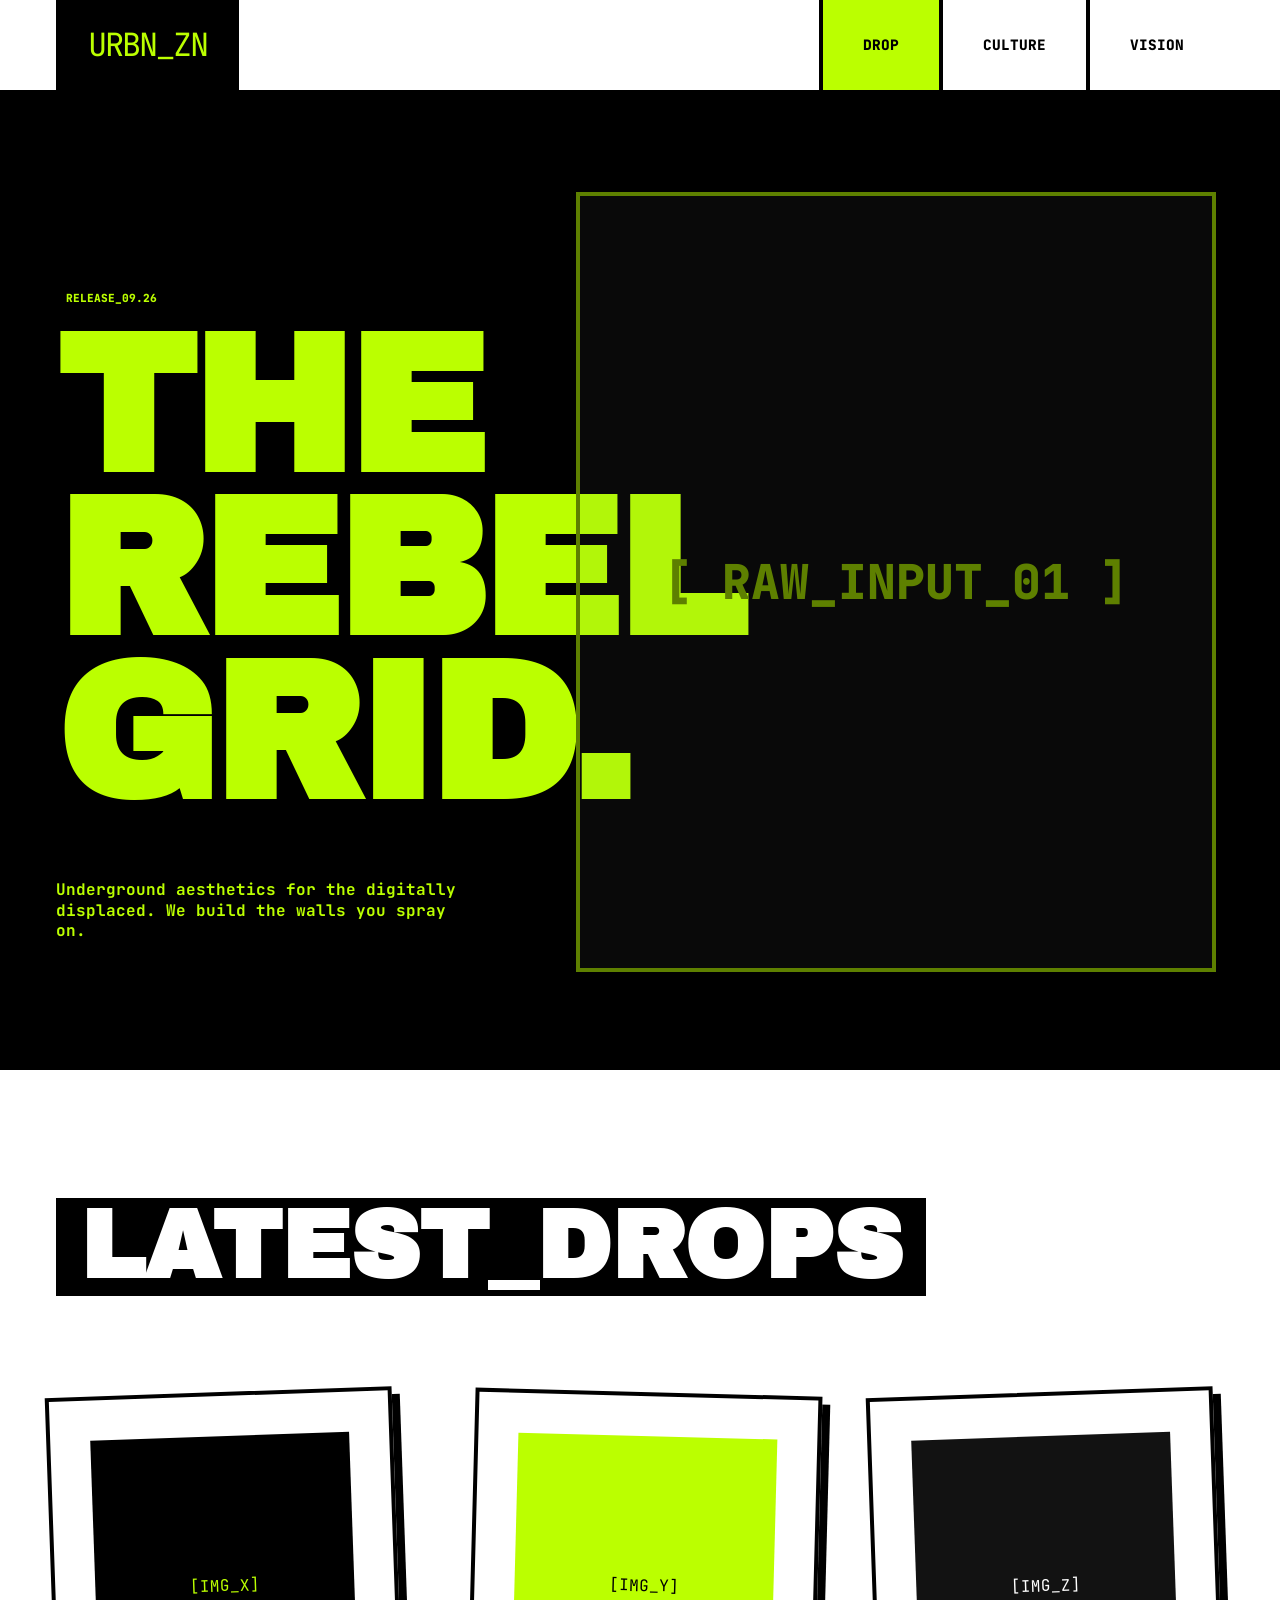
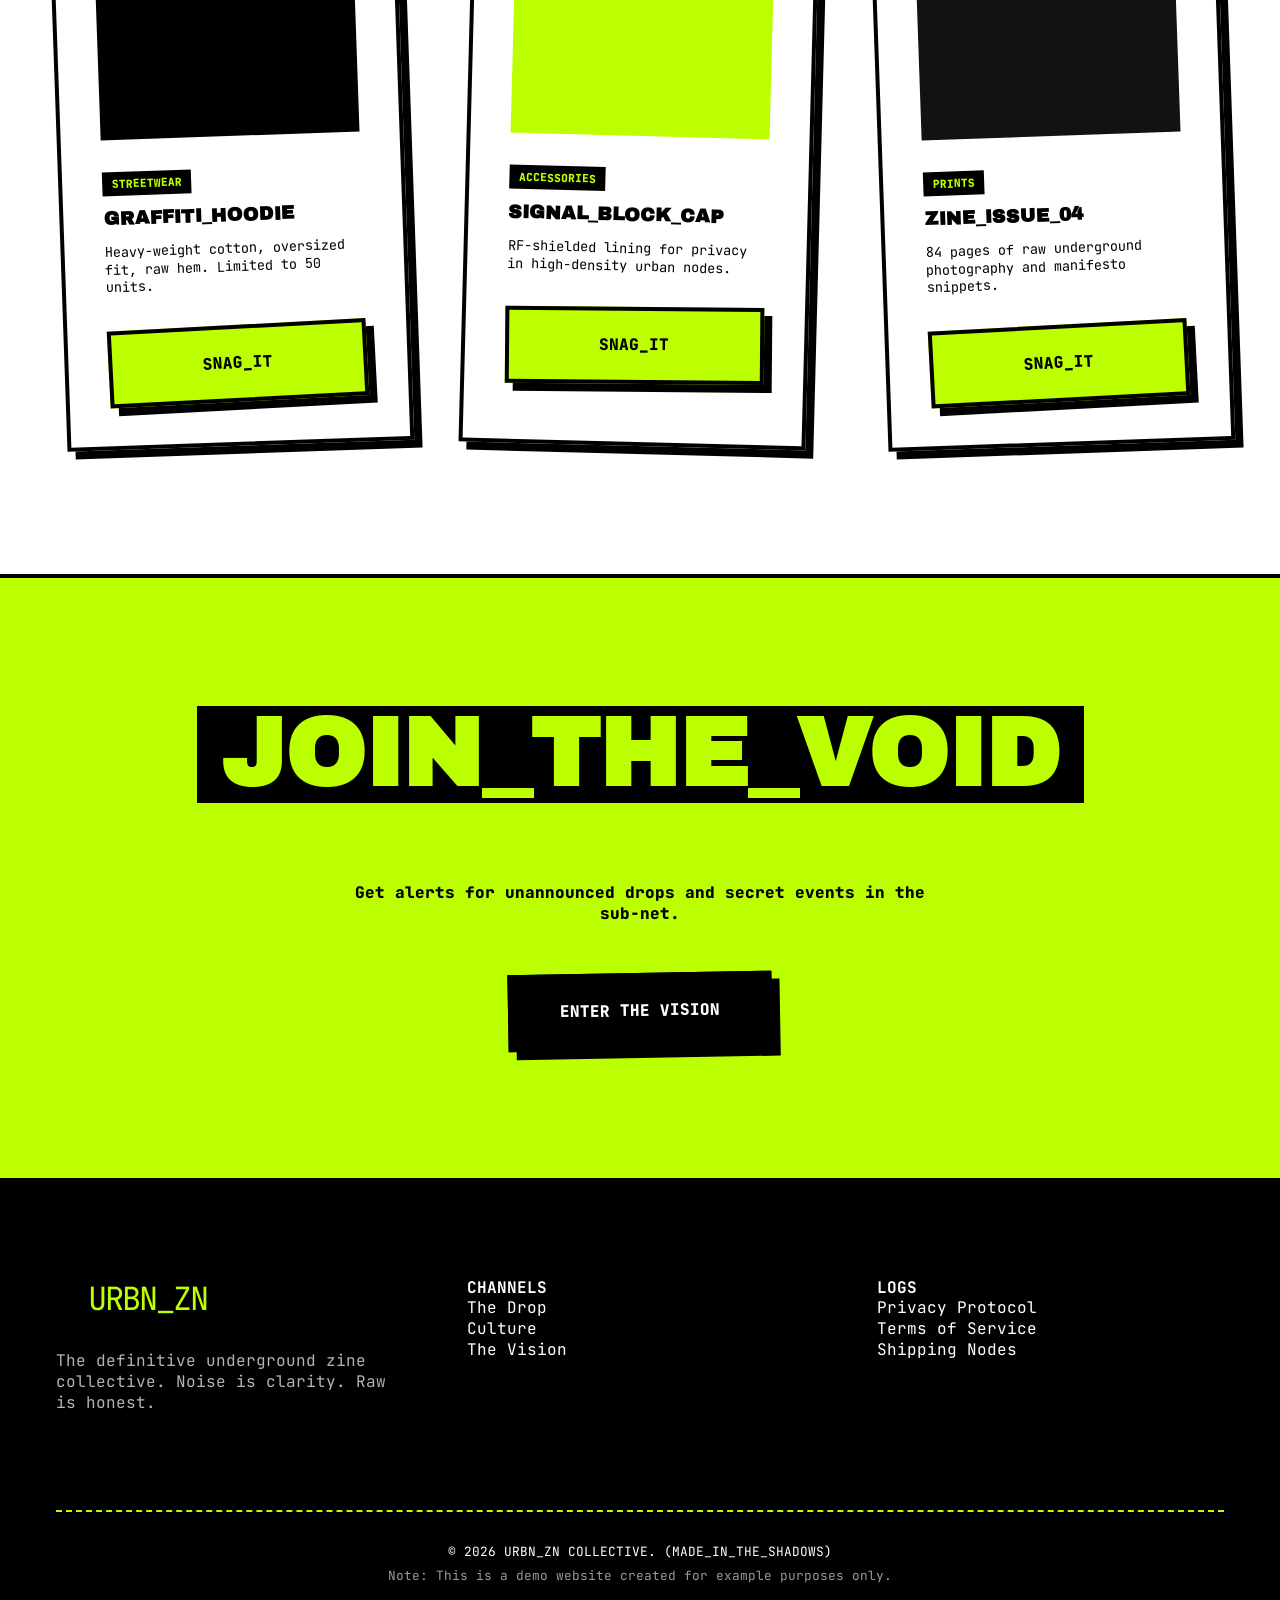
<file: index.html>
<!DOCTYPE html>
<html lang="en">
<head>
    <meta charset="UTF-8">
    <meta name="viewport" content="width=device-width, initial-scale=1.0">
    <title>THE DROP | Urban Zine Collective</title>
    <link rel="stylesheet" href="styles.css">
    <link rel="preconnect" href="https://fonts.googleapis.com">
    <link rel="preconnect" href="https://fonts.gstatic.com" crossorigin>
    <link href="https://fonts.googleapis.com/css2?family=Archivo+Black&family=JetBrains+Mono:wght@400;700&display=swap" rel="stylesheet">
    <style>
        .hero {
            position: relative;
            padding: 12rem 0 8rem;
            background-color: var(--black);
            color: var(--white);
            overflow: hidden;
        }

        .hero h1 {
            position: relative;
            z-index: 2;
            color: var(--neon);
            mix-blend-mode: difference;
        }

        .hero-img-overlay {
            position: absolute;
            top: 10%;
            right: 5%;
            width: 50%;
            height: 80%;
            background: var(--grey-dark);
            border: 4px solid var(--neon);
            z-index: 1;
            opacity: 0.5;
            display: flex;
            align-items: center;
            justify-content: center;
            font-weight: 900;
            font-size: 3rem;
            color: var(--neon);
        }

        .drop-grid {
            display: grid;
            grid-template-columns: repeat(auto-fit, minmax(320px, 1fr));
            gap: 4rem;
            margin-top: 4rem;
        }

        .pasted-look {
            transform: rotate(-2deg);
        }
        
        .pasted-look:nth-child(even) {
            transform: rotate(1.5deg);
        }

        @media (max-width: 900px) {
            .hero-img-overlay { width: 90%; height: 40%; top: 50%; opacity: 0.2; }
            .hero { padding: 8rem 0 4rem; }
        }
    </style>
</head>
<body>
    <header>
        <div class="container">
            <nav>
                <a href="index.html" class="logo">URBN_ZN</a>
                <div class="nav-toggle">
                    <span></span>
                    <span></span>
                    <span></span>
                </div>
                <ul class="nav-links">
                    <li><a href="index.html" class="active">DROP</a></li>
                    <li><a href="culture.html">CULTURE</a></li>
                    <li><a href="lookbook.html">VISION</a></li>
                </ul>
            </nav>
        </div>
    </header>

    <main>
        <section class="hero">
            <div class="container">
                <span class="tag-label">RELEASE_09.26</span>
                <h1>THE<br>REBEL<br>GRID.</h1>
                <div class="hero-img-overlay">[ RAW_INPUT_01 ]</div>
                <p style="max-width: 400px; margin-top: 4rem; font-weight: 700; color: var(--neon);">Underground aesthetics for the digitally displaced. We build the walls you spray on.</p>
            </div>
        </section>

        <section class="section">
            <div class="container">
                <h2>LATEST_DROPS</h2>
                <div class="drop-grid">
                    <div class="zine-card pasted-look">
                        <div style="height: 300px; background: var(--black); margin-bottom: 2rem; display: flex; align-items: center; justify-content: center; color: var(--neon);">[IMG_X]</div>
                        <span class="tag-label">STREETWEAR</span>
                        <h3>GRAFFITI_HOODIE</h3>
                        <p style="margin-top: 1rem; font-size: 0.85rem;">Heavy-weight cotton, oversized fit, raw hem. Limited to 50 units.</p>
                        <a href="#" class="btn-zine" style="margin-top: 2rem; width: 100%; text-align: center;">SNAG_IT</a>
                    </div>

                    <div class="zine-card pasted-look">
                        <div style="height: 300px; background: var(--neon); margin-bottom: 2rem; display: flex; align-items: center; justify-content: center; color: var(--black);">[IMG_Y]</div>
                        <span class="tag-label">ACCESSORIES</span>
                        <h3>SIGNAL_BLOCK_CAP</h3>
                        <p style="margin-top: 1rem; font-size: 0.85rem;">RF-shielded lining for privacy in high-density urban nodes.</p>
                        <a href="#" class="btn-zine" style="margin-top: 2rem; width: 100%; text-align: center;">SNAG_IT</a>
                    </div>

                    <div class="zine-card pasted-look">
                        <div style="height: 300px; background: var(--grey-dark); margin-bottom: 2rem; display: flex; align-items: center; justify-content: center; color: var(--white);">[IMG_Z]</div>
                        <span class="tag-label">PRINTS</span>
                        <h3>ZINE_ISSUE_04</h3>
                        <p style="margin-top: 1rem; font-size: 0.85rem;">84 pages of raw underground photography and manifesto snippets.</p>
                        <a href="#" class="btn-zine" style="margin-top: 2rem; width: 100%; text-align: center;">SNAG_IT</a>
                    </div>
                </div>
            </div>
        </section>

        <section class="section bg-neon" style="text-align: center;">
            <div class="container">
                <h2 style="background: var(--black); color: var(--neon);">JOIN_THE_VOID</h2>
                <p style="margin: 3rem auto; max-width: 600px; font-weight: 800;">Get alerts for unannounced drops and secret events in the sub-net.</p>
                <a href="lookbook.html" class="btn-zine" style="background: var(--black); color: var(--white);">Enter the Vision</a>
            </div>
        </section>
    </main>

    <footer>
        <div class="container">
            <div class="footer-grid">
                <div class="footer-col">
                    <div class="logo" style="display: inline-block; margin-bottom: 2rem;">URBN_ZN</div>
                    <p style="opacity: 0.7;">The definitive underground zine collective. Noise is clarity. Raw is honest.</p>
                </div>
                <div class="footer-col">
                    <h4>CHANNELS</h4>
                    <ul>
                        <li><a href="index.html">The Drop</a></li>
                        <li><a href="culture.html">Culture</a></li>
                        <li><a href="lookbook.html">The Vision</a></li>
                    </ul>
                </div>
                <div class="footer-col">
                    <h4>LOGS</h4>
                    <ul>
                        <li>Privacy Protocol</li>
                        <li>Terms of Service</li>
                        <li>Shipping Nodes</li>
                    </ul>
                </div>
            </div>
            <div class="footer-bottom">
                <p>&copy; 2026 URBN_ZN COLLECTIVE. (MADE_IN_THE_SHADOWS)</p>
                <p style="font-size: 0.8rem; opacity: 0.6; margin-top: 0.5rem;">Note: This is a demo website created for example purposes only.</p>
            </div>
        </div>
    </footer>

    <script src="script.js"></script>
</body>
</html>
</file>
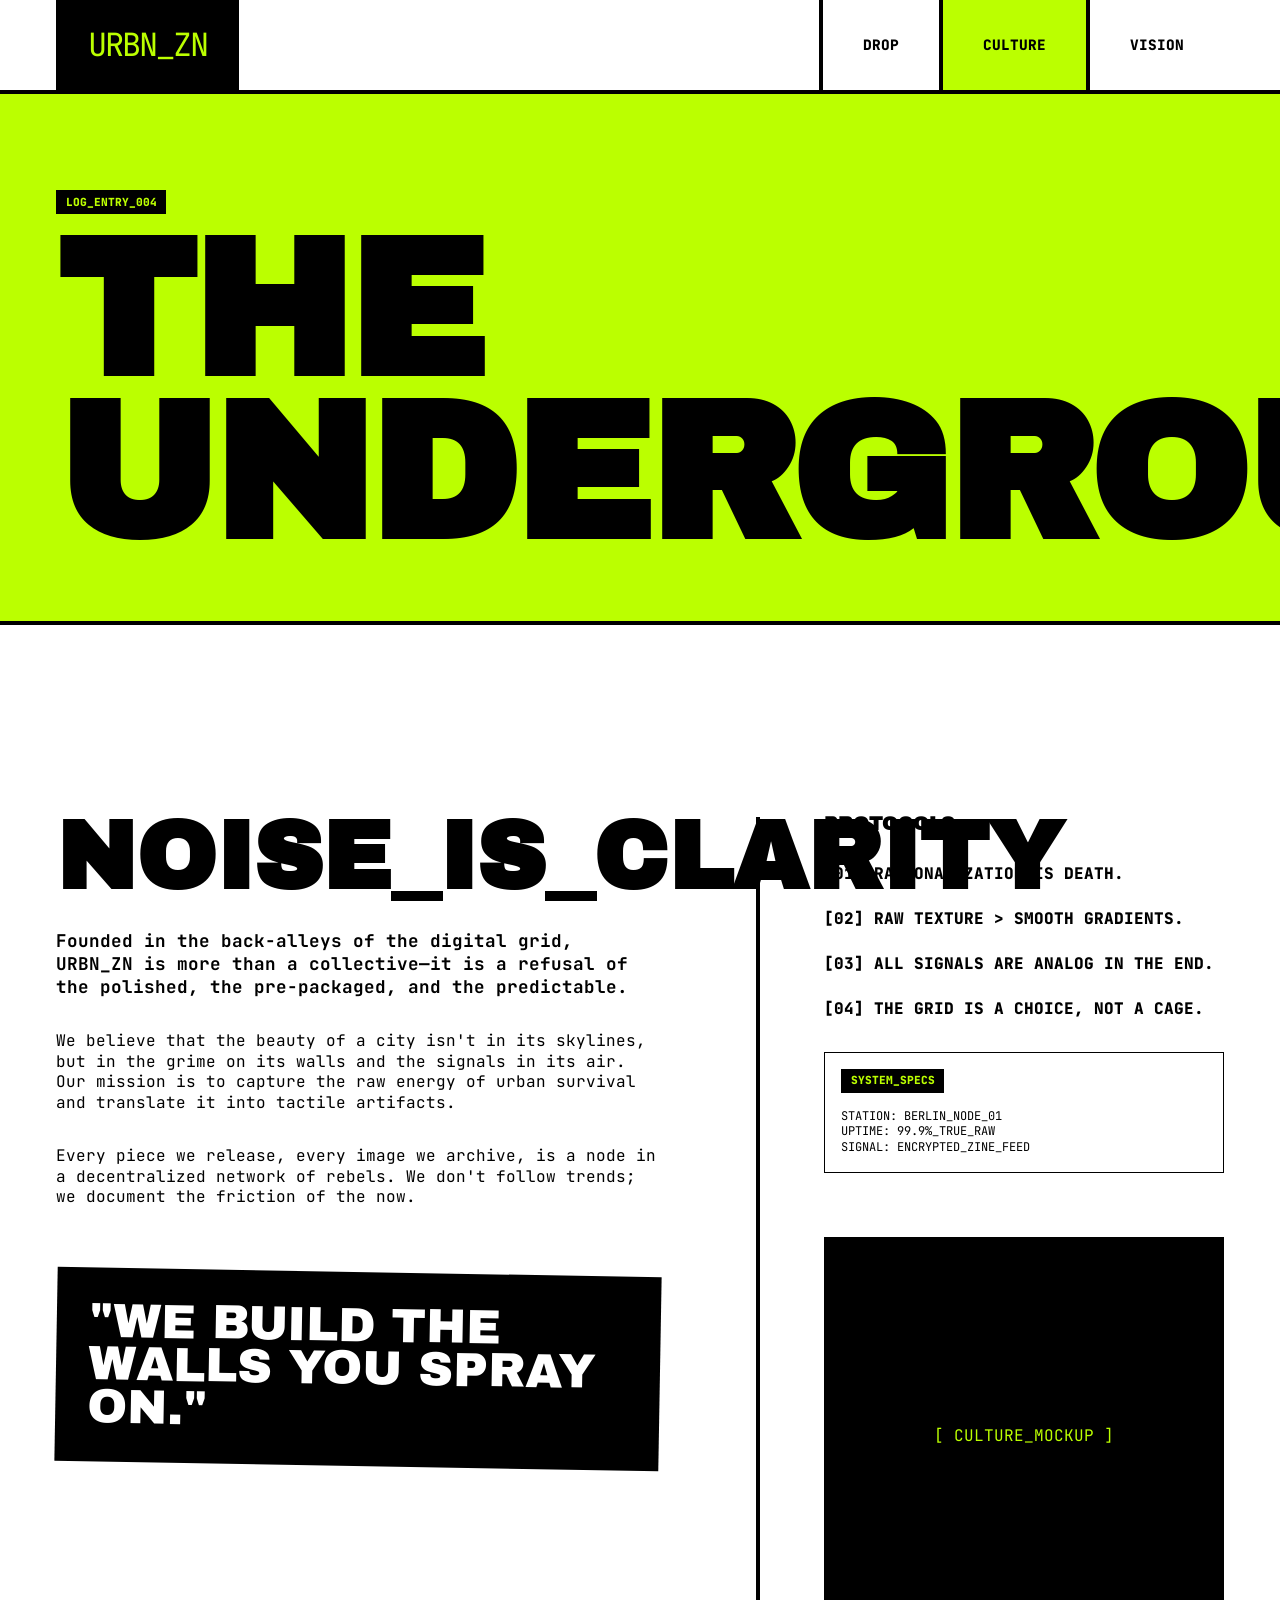
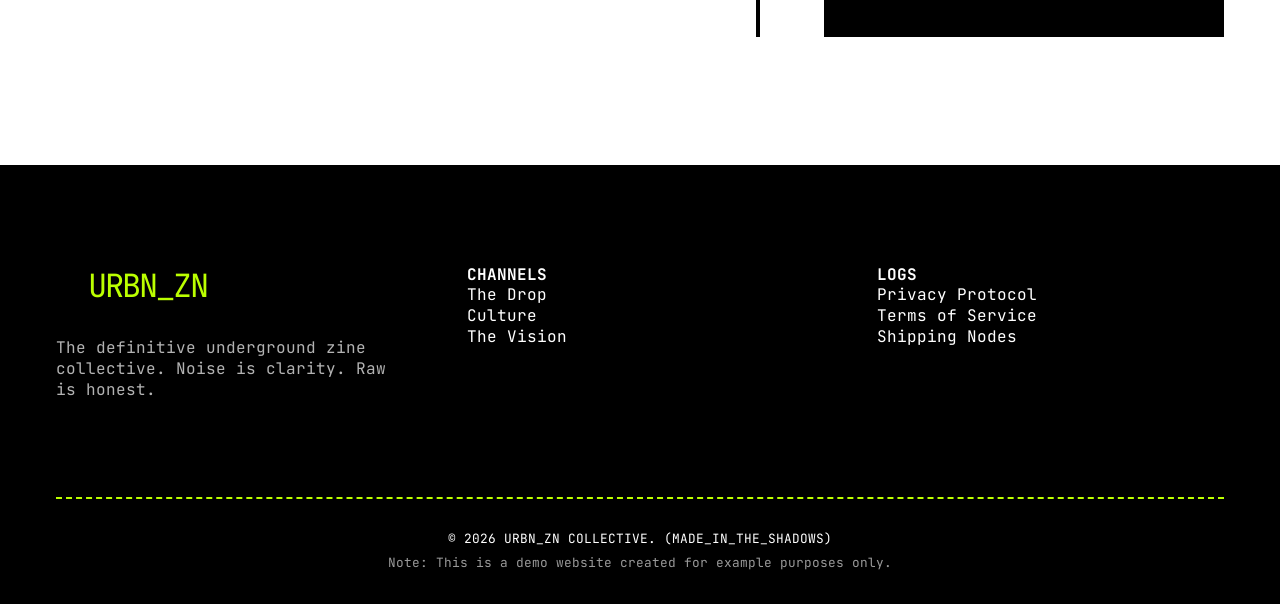
<file: culture.html>
<!DOCTYPE html>
<html lang="en">
<head>
    <meta charset="UTF-8">
    <meta name="viewport" content="width=device-width, initial-scale=1.0">
    <title>THE UNDERGROUND | Urban Zine Culture</title>
    <link rel="stylesheet" href="styles.css">
    <link rel="preconnect" href="https://fonts.googleapis.com">
    <link rel="preconnect" href="https://fonts.gstatic.com" crossorigin>
    <link href="https://fonts.googleapis.com/css2?family=Archivo+Black&family=JetBrains+Mono:wght@400;700&display=swap" rel="stylesheet">
    <style>
        .page-header {
            padding: 6rem 0 4rem;
            background-color: var(--neon);
            color: var(--black);
            border-bottom: var(--border-width) solid var(--black);
        }

        .zine-layout {
            display: grid;
            grid-template-columns: repeat(12, 1fr);
            gap: 2rem;
            margin-top: 4rem;
        }

        .zine-col-left {
            grid-column: span 7;
            padding-right: 4rem;
        }

        .zine-col-right {
            grid-column: span 5;
            border-left: var(--border-width) solid var(--black);
            padding-left: 4rem;
        }

        .pull-quote {
            font-family: 'Archivo Black', sans-serif;
            font-size: 3rem;
            line-height: 0.9;
            margin: 4rem 0;
            background: var(--black);
            color: var(--white);
            padding: 2rem;
            transform: rotate(1deg);
        }

        .technical-spec {
            font-size: 0.75rem;
            margin-top: 2rem;
            border: 1px solid var(--black);
            padding: 1rem;
        }

        @media (max-width: 900px) {
            .zine-col-left, .zine-col-right { grid-column: span 12; border-left: none; padding: 0; }
            .pull-quote { font-size: 2rem; }
        }
    </style>
</head>
<body>
    <header>
        <div class="container">
            <nav>
                <a href="index.html" class="logo">URBN_ZN</a>
                <div class="nav-toggle">
                    <span></span>
                    <span></span>
                    <span></span>
                </div>
                <ul class="nav-links">
                    <li><a href="index.html">DROP</a></li>
                    <li><a href="culture.html" class="active">CULTURE</a></li>
                    <li><a href="lookbook.html">VISION</a></li>
                </ul>
            </nav>
        </div>
    </header>

    <main>
        <section class="page-header">
            <div class="container">
                <span class="tag-label">LOG_ENTRY_004</span>
                <h1>THE UNDERGROUND.</h1>
            </div>
        </section>

        <section class="section">
            <div class="container">
                <div class="zine-layout">
                    <div class="zine-col-left">
                        <h2 style="background: none; color: inherit; padding: 0;">NOISE_IS_CLARITY</h2>
                        <p style="font-size: 1.1rem; margin-bottom: 2rem; font-weight: 700;">Founded in the back-alleys of the digital grid, URBN_ZN is more than a collective—it is a refusal of the polished, the pre-packaged, and the predictable.</p>
                        <p style="margin-bottom: 2rem;">We believe that the beauty of a city isn't in its skylines, but in the grime on its walls and the signals in its air. Our mission is to capture the raw energy of urban survival and translate it into tactile artifacts.</p>
                        <p>Every piece we release, every image we archive, is a node in a decentralized network of rebels. We don't follow trends; we document the friction of the now.</p>
                        
                        <div class="pull-quote">
                            "WE BUILD THE WALLS YOU SPRAY ON."
                        </div>
                    </div>

                    <div class="zine-col-right">
                        <h3 style="margin-bottom: 2rem;">PROTOCOLS</h3>
                        <ul style="font-weight: 800;">
                            <li style="margin-bottom: 1.5rem;">[01] RATIONALIZATION IS DEATH.</li>
                            <li style="margin-bottom: 1.5rem;">[02] RAW TEXTURE > SMOOTH GRADIENTS.</li>
                            <li style="margin-bottom: 1.5rem;">[03] ALL SIGNALS ARE ANALOG IN THE END.</li>
                            <li style="margin-bottom: 1.5rem;">[04] THE GRID IS A CHOICE, NOT A CAGE.</li>
                        </ul>

                        <div class="technical-spec">
                            <span class="tag-label">SYSTEM_SPECS</span>
                            <p>STATION: BERLIN_NODE_01</p>
                            <p>UPTIME: 99.9%_TRUE_RAW</p>
                            <p>SIGNAL: ENCRYPTED_ZINE_FEED</p>
                        </div>

                        <div style="margin-top: 4rem; background: var(--black); height: 400px; display: flex; align-items: center; justify-content: center; color: var(--neon);">
                            [ CULTURE_MOCKUP ]
                        </div>
                    </div>
                </div>
            </div>
        </section>
    </main>

    <footer>
        <div class="container">
            <div class="footer-grid">
                <div class="footer-col">
                    <div class="logo" style="display: inline-block; margin-bottom: 2rem;">URBN_ZN</div>
                    <p style="opacity: 0.7;">The definitive underground zine collective. Noise is clarity. Raw is honest.</p>
                </div>
                <div class="footer-col">
                    <h4>CHANNELS</h4>
                    <ul>
                        <li><a href="index.html">The Drop</a></li>
                        <li><a href="culture.html">Culture</a></li>
                        <li><a href="lookbook.html">The Vision</a></li>
                    </ul>
                </div>
                <div class="footer-col">
                    <h4>LOGS</h4>
                    <ul>
                        <li>Privacy Protocol</li>
                        <li>Terms of Service</li>
                        <li>Shipping Nodes</li>
                    </ul>
                </div>
            </div>
            <div class="footer-bottom">
                <p>&copy; 2026 URBN_ZN COLLECTIVE. (MADE_IN_THE_SHADOWS)</p>
                <p style="font-size: 0.8rem; opacity: 0.6; margin-top: 0.5rem;">Note: This is a demo website created for example purposes only.</p>
            </div>
        </div>
    </footer>

    <script src="script.js"></script>
</body>
</html>
</file>
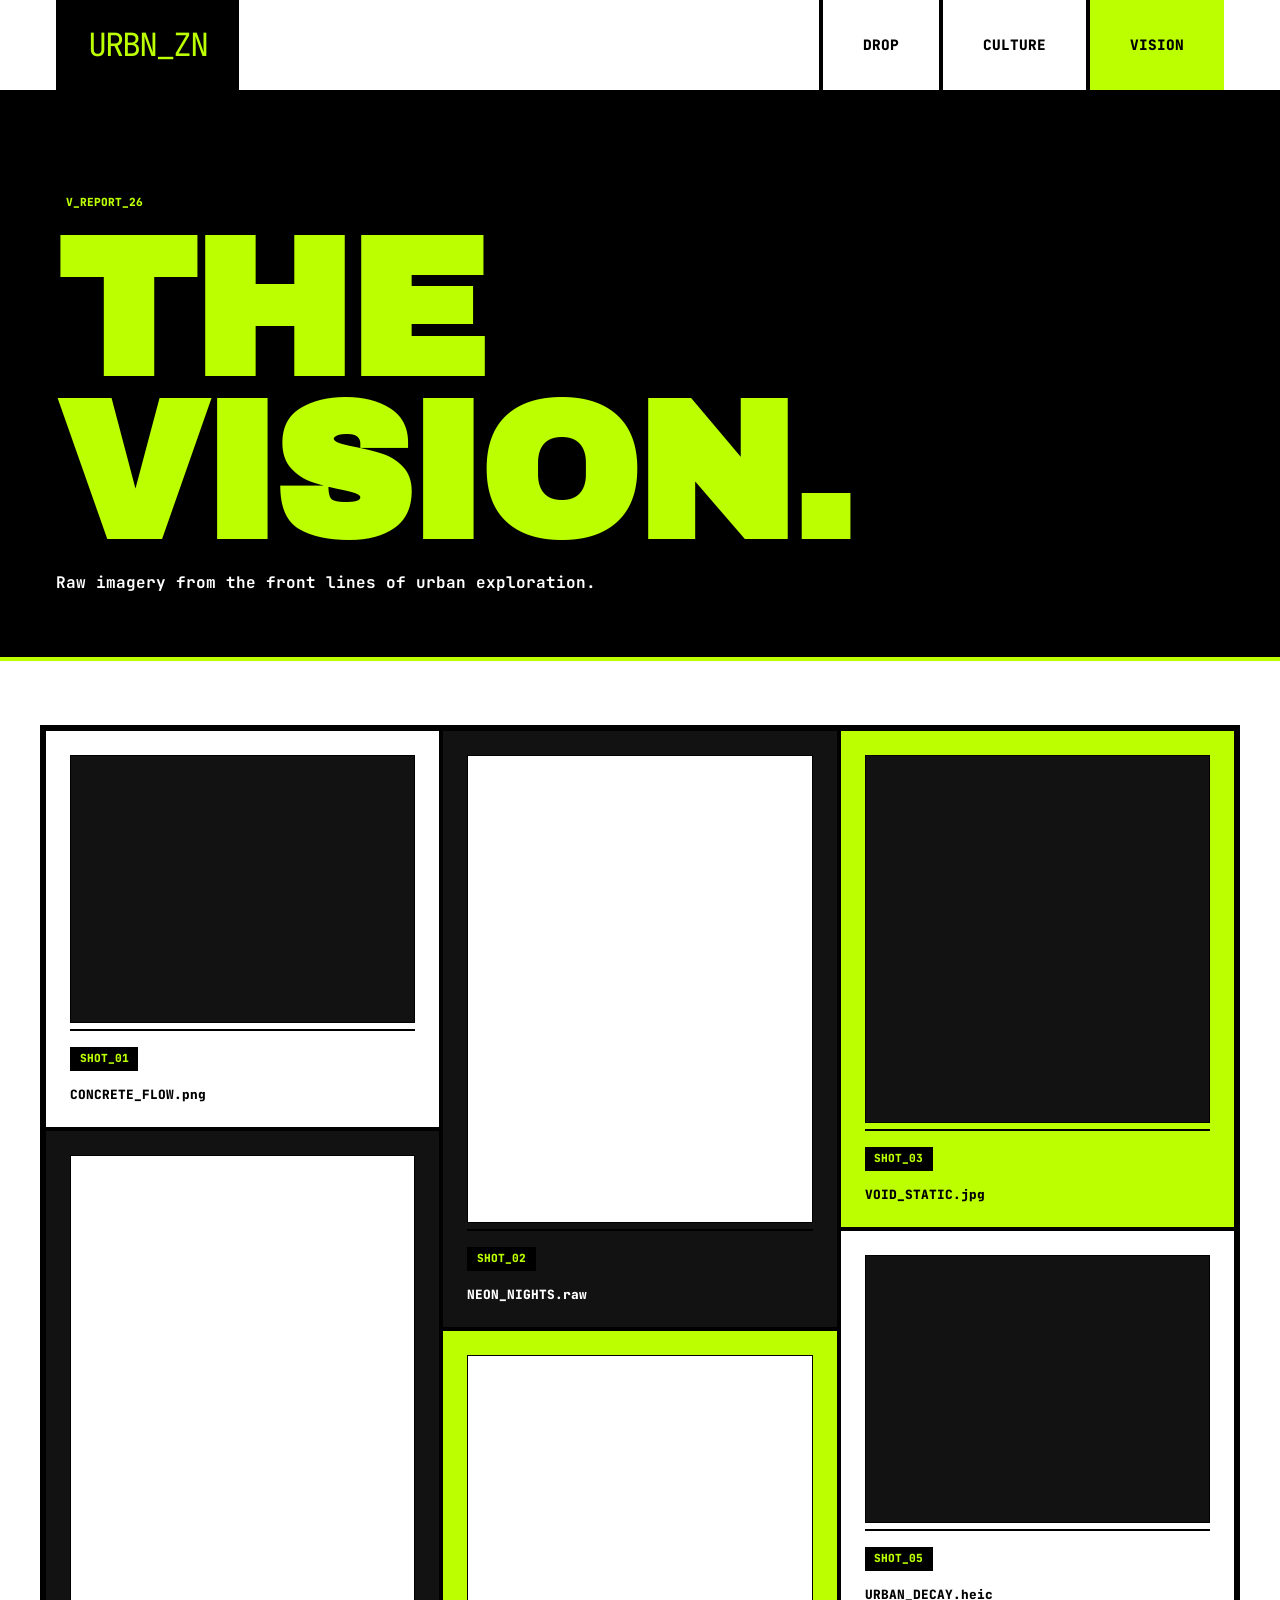
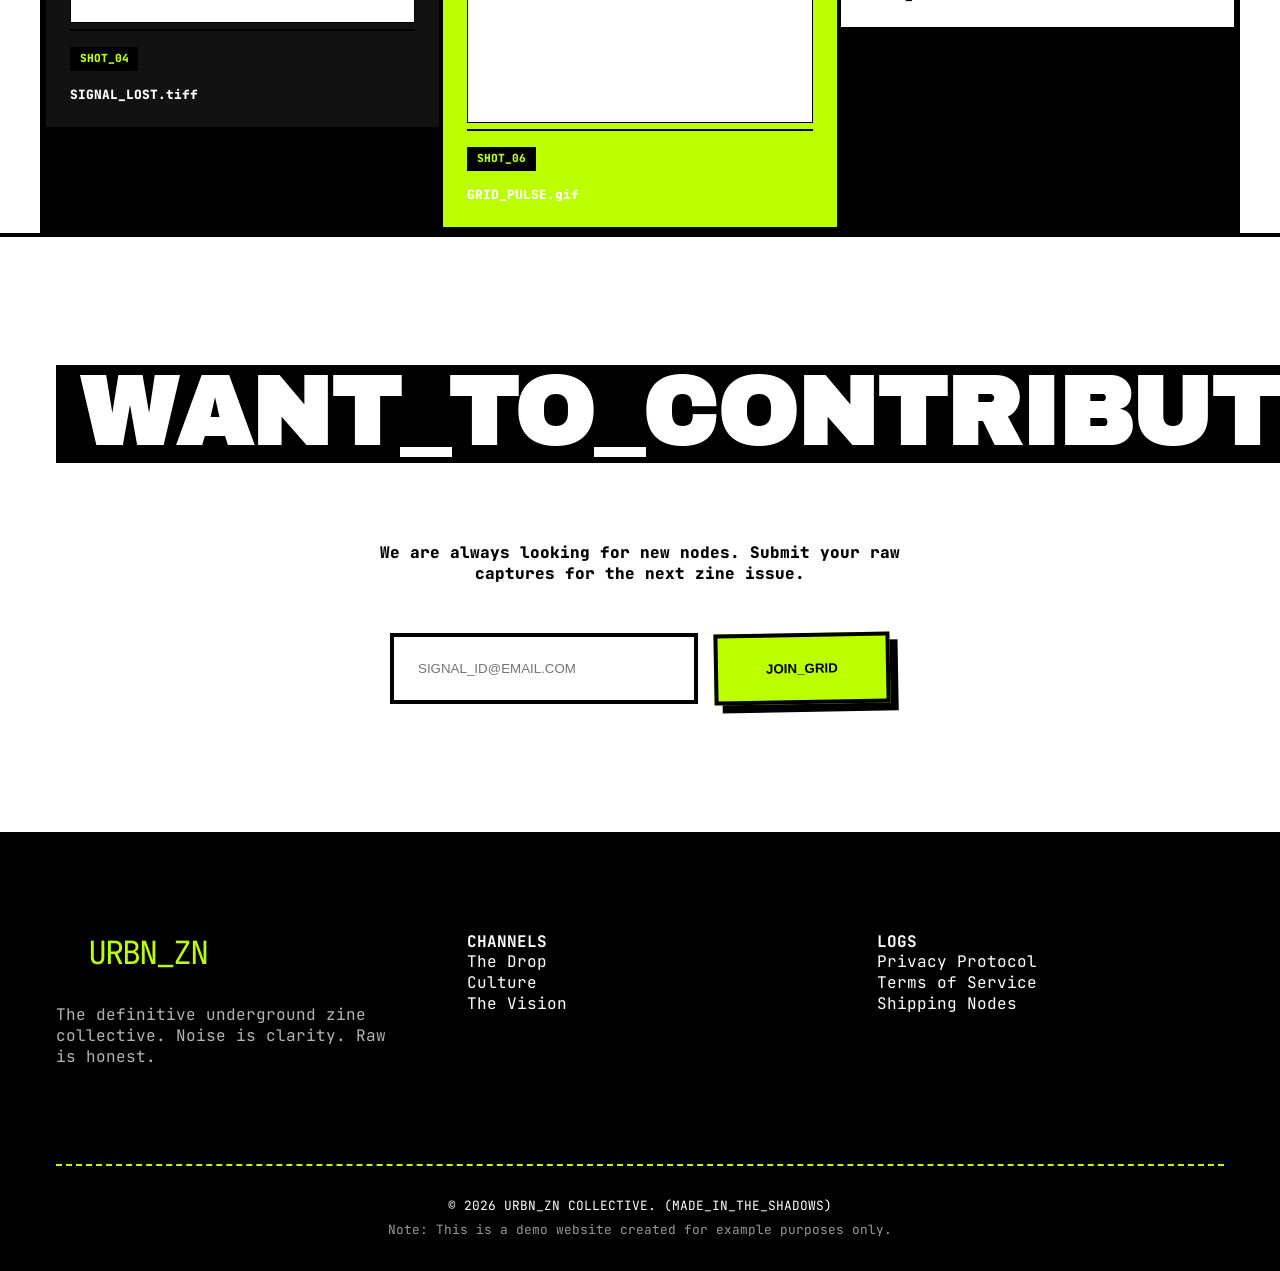
<file: lookbook.html>
<!DOCTYPE html>
<html lang="en">
<head>
    <meta charset="UTF-8">
    <meta name="viewport" content="width=device-width, initial-scale=1.0">
    <title>THE VISION | Urban Lookbook</title>
    <link rel="stylesheet" href="styles.css">
    <link rel="preconnect" href="https://fonts.googleapis.com">
    <link rel="preconnect" href="https://fonts.gstatic.com" crossorigin>
    <link href="https://fonts.googleapis.com/css2?family=Archivo+Black&family=JetBrains+Mono:wght@400;700&display=swap" rel="stylesheet">
    <style>
        .page-header {
            padding: 6rem 0 4rem;
            background-color: var(--black);
            color: var(--white);
            border-bottom: var(--border-width) solid var(--neon);
        }
        .page-header h1 { color: var(--neon); }

        .masonry-grid {
            display: grid;
            grid-template-columns: repeat(auto-fill, minmax(350px, 1fr));
            grid-auto-rows: 10px;
            gap: 0;
            margin-top: 4rem;
            background: var(--black);
            border: var(--border-width) solid var(--black);
        }

        .masonry-item {
            background-color: var(--white);
            border: 2px solid var(--black);
            padding: 1.5rem;
            position: relative;
            grid-row-end: span 40;
            display: flex;
            flex-direction: column;
            justify-content: flex-end;
            transition: var(--transition-glitch);
        }

        .masonry-item:nth-child(2n) { grid-row-end: span 60; background: var(--grey-dark); color: var(--white); }
        .masonry-item:nth-child(3n) { grid-row-end: span 50; background: var(--neon); }

        .masonry-item img {
            position: absolute;
            top: 1.5rem;
            left: 1.5rem;
            width: calc(100% - 3rem);
            height: calc(100% - 8rem);
            object-fit: cover;
        }

        .item-label {
            position: relative;
            z-index: 2;
            font-weight: 800;
            font-size: 0.8rem;
            border-top: 2px solid var(--black);
            padding-top: 1rem;
        }

        @media (max-width: 800px) {
            .masonry-grid { display: flex; flex-direction: column; }
            .masonry-item { height: 400px; border-bottom: var(--border-width) solid var(--black); }
        }
    </style>
</head>
<body>
    <header>
        <div class="container">
            <nav>
                <a href="index.html" class="logo">URBN_ZN</a>
                <div class="nav-toggle">
                    <span></span>
                    <span></span>
                    <span></span>
                </div>
                <ul class="nav-links">
                    <li><a href="index.html">DROP</a></li>
                    <li><a href="culture.html">CULTURE</a></li>
                    <li><a href="lookbook.html" class="active">VISION</a></li>
                </ul>
            </nav>
        </div>
    </header>

    <main>
        <section class="page-header">
            <div class="container">
                <span class="tag-label">V_REPORT_26</span>
                <h1>THE VISION.</h1>
                <p style="font-weight: 700; margin-top: 1rem;">Raw imagery from the front lines of urban exploration.</p>
            </div>
        </section>

        <section class="container" style="padding: 0;">
            <div class="masonry-grid">
                <!-- Item 1 -->
                <div class="masonry-item">
                    <div style="width:100%; height:100%; border: 1px solid var(--black); background: var(--grey-dark); position:absolute; top:1.5rem; left:1.5rem; width:calc(100% - 3rem); height:calc(100% - 8rem);"></div>
                    <div class="item-label">
                        <span class="tag-label">SHOT_01</span>
                        <p>CONCRETE_FLOW.png</p>
                    </div>
                </div>

                <!-- Item 2 -->
                <div class="masonry-item">
                    <div style="width:100%; height:100%; border: 1px solid var(--black); background: var(--white); position:absolute; top:1.5rem; left:1.5rem; width:calc(100% - 3rem); height:calc(100% - 8rem);"></div>
                    <div class="item-label">
                        <span class="tag-label">SHOT_02</span>
                        <p>NEON_NIGHTS.raw</p>
                    </div>
                </div>

                <!-- Item 3 -->
                <div class="masonry-item">
                    <div style="width:100%; height:100%; border: 1px solid var(--black); background: var(--grey-dark); position:absolute; top:1.5rem; left:1.5rem; width:calc(100% - 3rem); height:calc(100% - 8rem);"></div>
                    <div class="item-label">
                        <span class="tag-label">SHOT_03</span>
                        <p>VOID_STATIC.jpg</p>
                    </div>
                </div>

                <!-- Item 4 -->
                <div class="masonry-item">
                    <div style="width:100%; height:100%; border: 1px solid var(--black); background: var(--white); position:absolute; top:1.5rem; left:1.5rem; width:calc(100% - 3rem); height:calc(100% - 8rem);"></div>
                    <div class="item-label">
                        <span class="tag-label">SHOT_04</span>
                        <p>SIGNAL_LOST.tiff</p>
                    </div>
                </div>

                <!-- Item 5 -->
                <div class="masonry-item">
                    <div style="width:100%; height:100%; border: 1px solid var(--black); background: var(--grey-dark); position:absolute; top:1.5rem; left:1.5rem; width:calc(100% - 3rem); height:calc(100% - 8rem);"></div>
                    <div class="item-label">
                        <span class="tag-label">SHOT_05</span>
                        <p>URBAN_DECAY.heic</p>
                    </div>
                </div>

                <!-- Item 6 -->
                <div class="masonry-item">
                    <div style="width:100%; height:100%; border: 1px solid var(--black); background: var(--white); position:absolute; top:1.5rem; left:1.5rem; width:calc(100% - 3rem); height:calc(100% - 8rem);"></div>
                    <div class="item-label">
                        <span class="tag-label">SHOT_06</span>
                        <p>GRID_PULSE.gif</p>
                    </div>
                </div>
            </div>
        </section>

        <section class="section" style="text-align: center; border-top: var(--border-width) solid var(--black);">
            <div class="container">
                <h2>WANT_TO_CONTRIBUTE?</h2>
                <p style="margin: 3rem auto; max-width: 600px; font-weight: 800;">We are always looking for new nodes. Submit your raw captures for the next zine issue.</p>
                <form id="zineForm" style="max-width: 500px; margin: 0 auto; display: flex; gap: 1rem; flex-wrap: wrap;">
                    <input type="email" placeholder="SIGNAL_ID@EMAIL.COM" required style="flex:1; min-width: 250px; padding: 1.5rem; border: var(--border-width) solid var(--black); outline: none;">
                    <button type="submit" class="btn-zine" style="flex: none;">JOIN_GRID</button>
                </form>
            </div>
        </section>
    </main>

    <footer>
        <div class="container">
            <div class="footer-grid">
                <div class="footer-col">
                    <div class="logo" style="display: inline-block; margin-bottom: 2rem;">URBN_ZN</div>
                    <p style="opacity: 0.7;">The definitive underground zine collective. Noise is clarity. Raw is honest.</p>
                </div>
                <div class="footer-col">
                    <h4>CHANNELS</h4>
                    <ul>
                        <li><a href="index.html">The Drop</a></li>
                        <li><a href="culture.html">Culture</a></li>
                        <li><a href="lookbook.html">The Vision</a></li>
                    </ul>
                </div>
                <div class="footer-col">
                    <h4>LOGS</h4>
                    <ul>
                        <li>Privacy Protocol</li>
                        <li>Terms of Service</li>
                        <li>Shipping Nodes</li>
                    </ul>
                </div>
            </div>
            <div class="footer-bottom">
                <p>&copy; 2026 URBN_ZN COLLECTIVE. (MADE_IN_THE_SHADOWS)</p>
                <p style="font-size: 0.8rem; opacity: 0.6; margin-top: 0.5rem;">Note: This is a demo website created for example purposes only.</p>
            </div>
        </div>
    </footer>

    <script src="script.js"></script>
</body>
</html>
</file>
<file: styles.css>
:root {
    /* Urban Zine Palette */
    --black: #000000;
    --white: #FFFFFF;
    --neon: #BBFF00;
    --grey-dark: #121212;
    
    /* Zine Rules */
    --border-width: 4px;
    --shadow-hard: 8px 8px 0px var(--black);
    --container-width: 1200px;
    --transition-glitch: all 0.1s steps(2);
}

* {
    margin: 0;
    padding: 0;
    box-sizing: border-box;
    border-radius: 0 !important; /* NO ROUNDED CORNERS */
}

body {
    background-color: var(--white);
    color: var(--black);
    font-family: 'JetBrains Mono', monospace;
    line-height: 1.3;
    overflow-x: hidden;
}

/* Noise Texture Overlay */
body::before {
    content: "";
    position: fixed;
    top: 0;
    left: 0;
    width: 100vw;
    height: 100vh;
    background: url('https://www.transparenttextures.com/patterns/p6.png'); /* Subtle grain */
    opacity: 0.15;
    pointer-events: none;
    z-index: 9999;
}

h1, h2, h3 {
    font-family: 'Archivo Black', sans-serif;
    text-transform: uppercase;
    font-weight: 900;
    line-height: 0.85;
}

h1 {
    font-size: clamp(4rem, 20vw, 12rem);
    letter-spacing: -4px;
}

h2 {
    font-size: clamp(2.5rem, 10vw, 6rem);
    background-color: var(--black);
    color: var(--white);
    display: inline-block;
    padding: 0.5rem 1.5rem;
    margin-bottom: 2rem;
}

a {
    text-decoration: none;
    color: inherit;
    transition: var(--transition-glitch);
}

ul { list-style: none; }

img {
    max-width: 100%;
    display: block;
    border: var(--border-width) solid var(--black);
    filter: contrast(1.5) grayscale(1);
    transition: var(--transition-glitch);
}

img:hover {
    filter: contrast(1.2) grayscale(0);
}

/* Utilities */
.container {
    max-width: var(--container-width);
    margin: 0 auto;
    padding: 0 1rem;
}

.section {
    padding: 8rem 0;
    border-bottom: var(--border-width) solid var(--black);
}

.bg-neon { background-color: var(--neon); color: var(--black); }
.bg-black { background-color: var(--black); color: var(--white); }

.btn-zine {
    display: inline-block;
    padding: 1.5rem 3rem;
    background-color: var(--neon);
    color: var(--black);
    border: var(--border-width) solid var(--black);
    font-weight: 900;
    text-transform: uppercase;
    cursor: pointer;
    box-shadow: var(--shadow-hard);
    transform: rotate(-1deg);
}

.btn-zine:hover {
    transform: translate(-4px, -4px) rotate(0deg);
    box-shadow: 12px 12px 0px var(--black);
}

/* Navigation */
header {
    background-color: var(--white);
    border-bottom: var(--border-width) solid var(--black);
    position: sticky;
    top: 0;
    z-index: 1000;
}

nav {
    display: flex;
    justify-content: space-between;
    align-items: stretch;
    height: 90px;
}

.logo {
    font-size: 2rem;
    display: flex;
    align-items: center;
    padding: 0 2rem;
    background-color: var(--black);
    color: var(--neon);
    letter-spacing: -2px;
}

.nav-links {
    display: flex;
}

.nav-links a {
    padding: 0 2.5rem;
    height: 90px;
    display: flex;
    align-items: center;
    font-weight: 900;
    text-transform: uppercase;
    border-left: var(--border-width) solid var(--black);
    font-size: 0.9rem;
}

.nav-links a:hover, .nav-links a.active {
    background-color: var(--neon);
    color: var(--black);
}

.nav-toggle {
    display: none;
    padding: 1.5rem;
    border-left: var(--border-width) solid var(--black);
    cursor: pointer;
}

.nav-toggle span {
    display: block;
    width: 30px;
    height: 5px;
    background-color: var(--black);
    margin: 5px 0;
}

/* Components */
.zine-card {
    border: var(--border-width) solid var(--black);
    padding: 2.5rem;
    background-color: var(--white);
    box-shadow: var(--shadow-hard);
    transition: var(--transition-glitch);
}

.zine-card:hover {
    transform: scale(1.02);
}

.tag-label {
    background-color: var(--black);
    color: var(--neon);
    padding: 0.3rem 0.6rem;
    font-size: 0.7rem;
    font-weight: 800;
    display: inline-block;
    margin-bottom: 1rem;
}

/* Footer */
footer {
    background-color: var(--black);
    color: var(--white);
    padding: 6rem 0 2rem;
}

.footer-grid {
    display: grid;
    grid-template-columns: repeat(auto-fit, minmax(250px, 1fr));
    gap: 4rem;
}

.footer-bottom {
    margin-top: 6rem;
    padding-top: 2rem;
    border-top: 2px dashed var(--neon);
    font-size: 0.8rem;
    text-align: center;
}

/* Mobile */
@media (max-width: 900px) {
    .nav-links {
        display: none;
        position: absolute;
        top: 90px;
        left: 0;
        width: 100%;
        background-color: var(--white);
        flex-direction: column;
        border-bottom: var(--border-width) solid var(--black);
    }
    
    .nav-links.active { display: flex; }
    
    .nav-links a {
        border-left: none;
        border-bottom: var(--border-width) solid var(--black);
        width: 100%;
        justify-content: center;
    }
    
    .nav-toggle { display: block; }
    
    h1 { font-size: 4rem; letter-spacing: -2px; }
}

@media (max-width: 480px) {
    .section { padding: 4rem 0; }
    .zine-card { padding: 1.5rem; }
}
</file>
